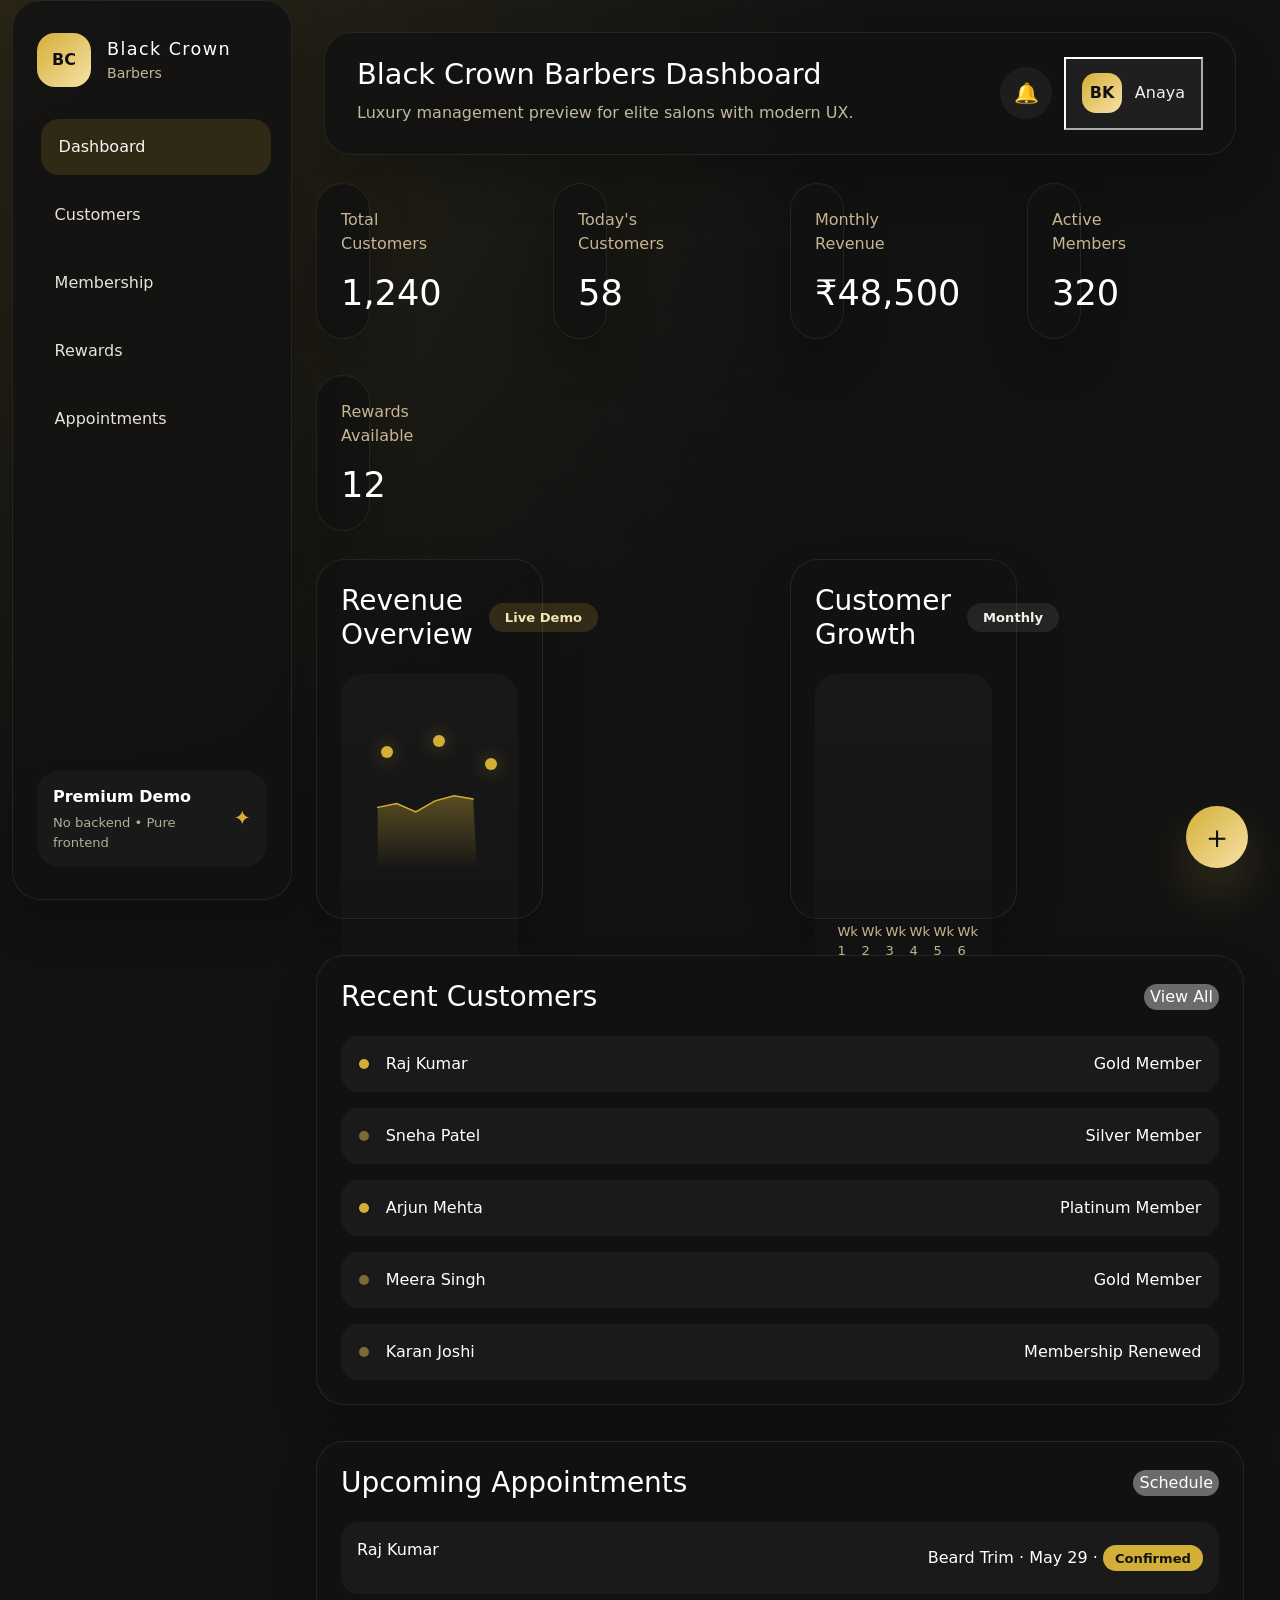
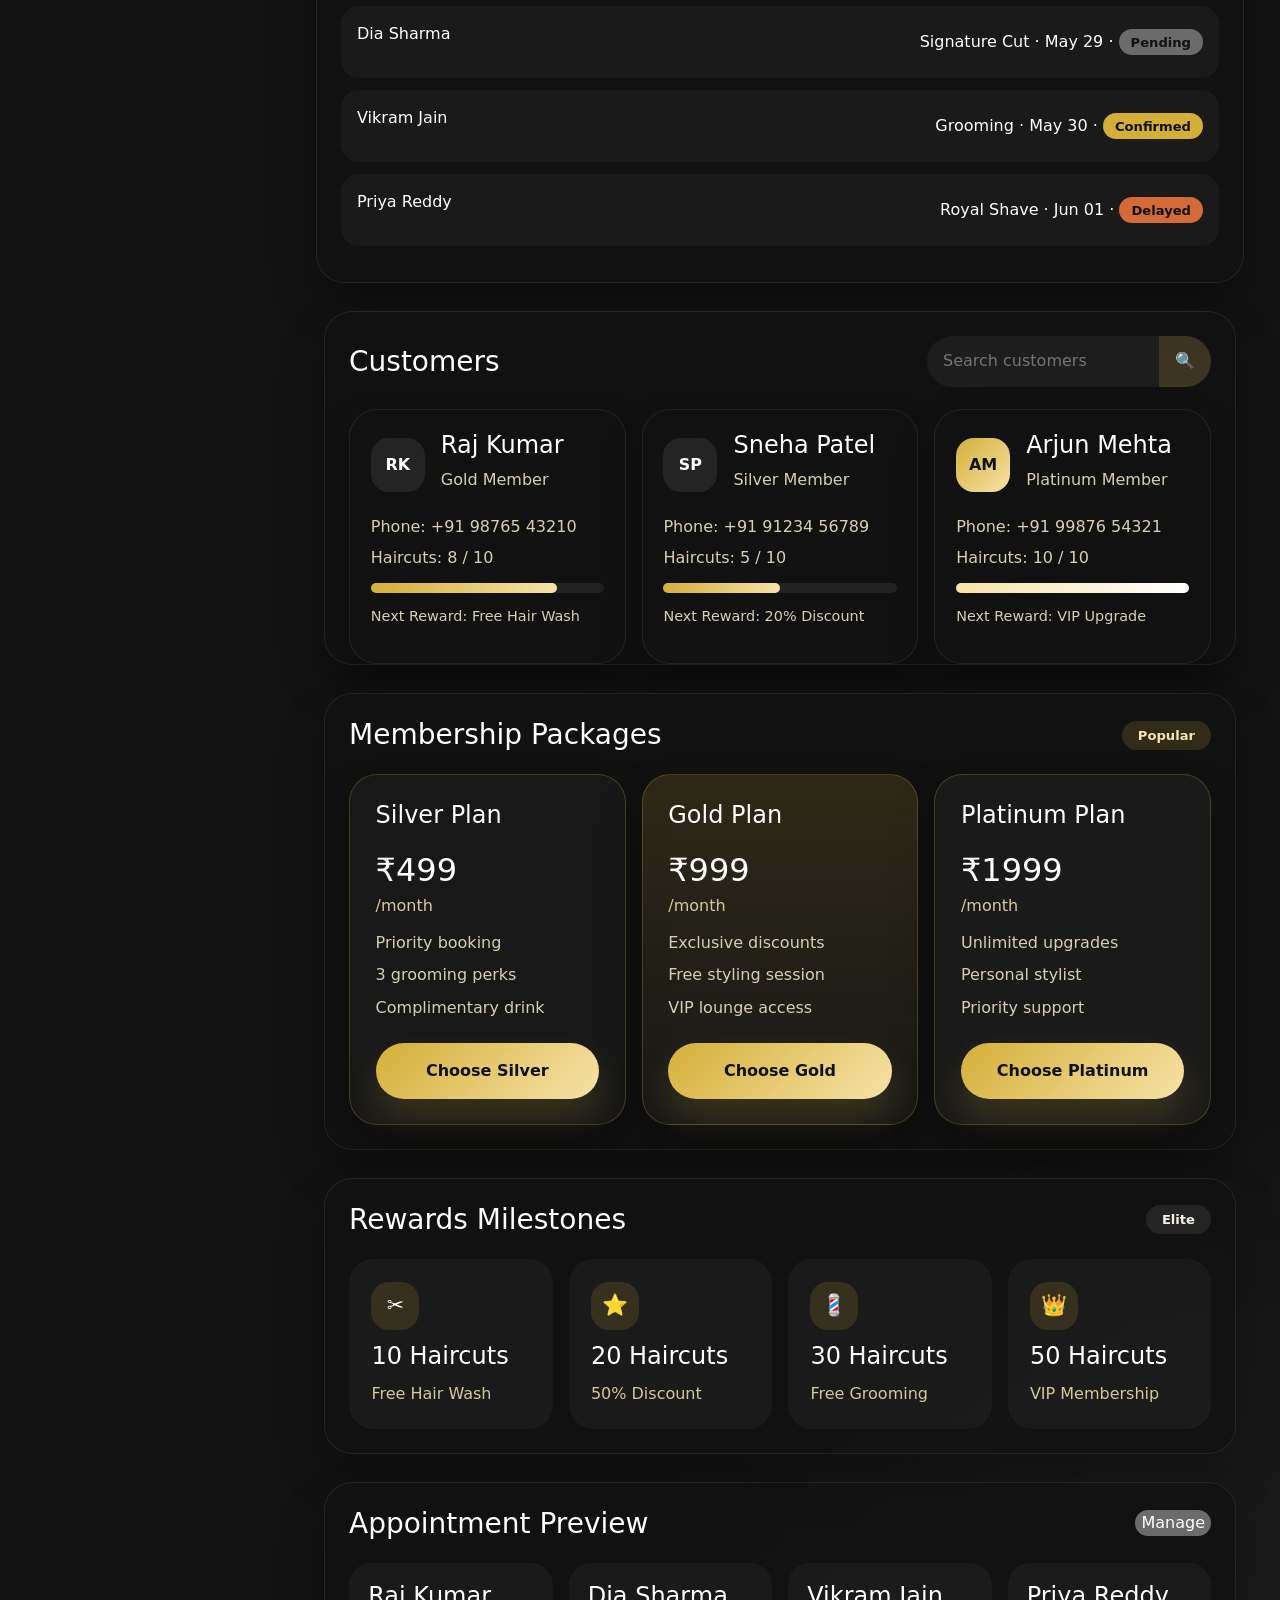
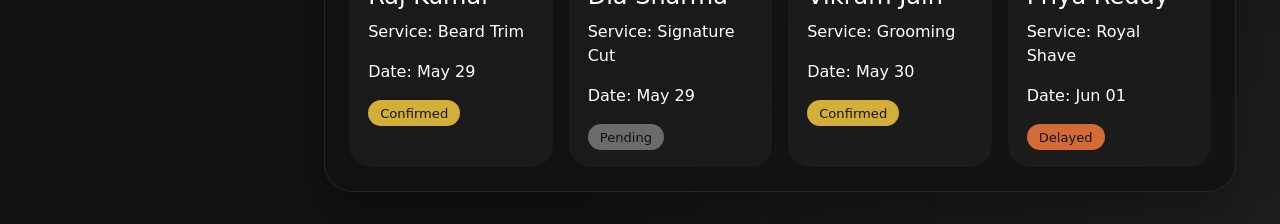
<file: index.html>
<!DOCTYPE html>
<html lang="en">
<head>
  <meta charset="UTF-8" />
  <meta name="viewport" content="width=device-width, initial-scale=1.0" />
  <title>Black Crown Barbers | Demo Dashboard</title>
  <link rel="preconnect" href="https://fonts.googleapis.com" />
  <link rel="preconnect" href="https://fonts.gstatic.com" crossorigin />
  <link href="https://fonts.googleapis.com/css2?family=Inter:wght@400;500;600;700;800&display=swap" rel="stylesheet" />
  <link href="https://cdn.jsdelivr.net/npm/bootstrap@5.3.2/dist/css/bootstrap.min.css" rel="stylesheet" />
  <link href="style.css" rel="stylesheet" />
</head>
<body class="text-white overflow-x-hidden">
  <div class="app-shell container-fluid">
    <aside class="sidebar glass-panel">
      <div class="sidebar-brand">
        <div class="brand-mark">BC</div>
        <div>
          <p class="brand-title">Black Crown</p>
          <p class="brand-subtitle">Barbers</p>
        </div>
      </div>
      <nav class="sidebar-nav">
        <button class="nav-item active">Dashboard</button>
        <button class="nav-item">Customers</button>
        <button class="nav-item">Membership</button>
        <button class="nav-item">Rewards</button>
        <button class="nav-item">Appointments</button>
      </nav>
      <div class="sidebar-footer">
        <div>
          <p class="footer-label">Premium Demo</p>
          <p class="footer-text">No backend • Pure frontend</p>
        </div>
        <div class="footer-icon">✦</div>
      </div>
    </aside>

    <main class="content-shell">
      <header class="topbar glass-panel">
        <div>
          <h1 class="page-title">Black Crown Barbers Dashboard</h1>
          <p class="page-copy">Luxury management preview for elite salons with modern UX.</p>
        </div>
        <div class="topbar-actions">
          <button class="icon-button">🔔</button>
          <button class="profile-button">
            <span class="profile-pill">BK</span>
            <span class="profile-name">Anaya</span>
          </button>
        </div>
      </header>

      <section class="stats-grid row g-3">
        <article class="stat-card glass-panel animate-fade col-6 col-sm-4 col-md-3">
          <p class="stat-label">Total Customers</p>
          <h2 class="stat-value">1240</h2>
        </article>
        <article class="stat-card glass-panel animate-fade delay-1 col-6 col-sm-4 col-md-3">
          <p class="stat-label">Today's Customers</p>
          <h2 class="stat-value">58</h2>
        </article>
        <article class="stat-card glass-panel animate-fade delay-2 col-6 col-sm-4 col-md-3">
          <p class="stat-label">Monthly Revenue</p>
          <h2 class="stat-value">₹48,500</h2>
        </article>
        <article class="stat-card glass-panel animate-fade delay-3 col-6 col-sm-4 col-md-3">
          <p class="stat-label">Active Members</p>
          <h2 class="stat-value">320</h2>
        </article>
        <article class="stat-card glass-panel animate-fade delay-4 col-6 col-sm-4 col-md-3">
          <p class="stat-label">Rewards Available</p>
          <h2 class="stat-value">12</h2>
        </article>
      </section>

      <section class="dashboard-grid row g-3">
        <div class="panel glass-panel animate-fade delay-5 col-12 col-md-6">
          <div class="panel-header">
            <h3>Revenue Overview</h3>
            <span class="badge gold">Live Demo</span>
          </div>
          <div class="chart chart-line" id="revenueChart"></div>
        </div>

        <div class="panel glass-panel animate-fade delay-6 col-12 col-md-6">
          <div class="panel-header">
            <h3>Customer Growth</h3>
            <span class="badge">Monthly</span>
          </div>
          <div class="chart chart-bar" id="growthChart"></div>
        </div>

        <div class="panel glass-panel animate-fade delay-7 recent-card col-12">
          <div class="panel-header">
            <h3>Recent Customers</h3>
            <button class="secondary-btn">View All</button>
          </div>
          <ul class="customer-list">
            <li><div><span class="customer-dot gold"></span> Raj Kumar</div><span>Gold Member</span></li>
            <li><div><span class="customer-dot"></span> Sneha Patel</div><span>Silver Member</span></li>
            <li><div><span class="customer-dot gold"></span> Arjun Mehta</div><span>Platinum Member</span></li>
            <li><div><span class="customer-dot"></span> Meera Singh</div><span>Gold Member</span></li>
            <li><div><span class="customer-dot"></span> Karan Joshi</div><span>Membership Renewed</span></li>
          </ul>
        </div>

        <div class="panel glass-panel animate-fade delay-8 upcoming-card col-12">
          <div class="panel-header">
            <h3>Upcoming Appointments</h3>
            <button class="secondary-btn">Schedule</button>
          </div>
          <div class="appointment-list">
            <article><p>Raj Kumar</p><span>Beard Trim · May 29 · <strong class="status confirmed">Confirmed</strong></span></article>
            <article><p>Dia Sharma</p><span>Signature Cut · May 29 · <strong class="status pending">Pending</strong></span></article>
            <article><p>Vikram Jain</p><span>Grooming · May 30 · <strong class="status confirmed">Confirmed</strong></span></article>
            <article><p>Priya Reddy</p><span>Royal Shave · Jun 01 · <strong class="status delayed">Delayed</strong></span></article>
          </div>
        </div>
      </section>

      <section class="section-row animate-fade delay-9">
        <div class="panel glass-panel customers-panel col-12">
          <div class="panel-header">
            <h3>Customers</h3>
            <div class="search-box"><input type="search" placeholder="Search customers" /><button>🔍</button></div>
          </div>
          <div class="customer-cards">
            <article class="customer-card glass-panel">
              <div class="customer-profile">
                <div class="customer-avatar">RK</div>
                <div>
                  <h4>Raj Kumar</h4>
                  <p>Gold Member</p>
                </div>
              </div>
              <p>Phone: +91 98765 43210</p>
              <p>Haircuts: 8 / 10</p>
              <div class="progress-wrap"><div class="progress-bar" style="width:80%"></div></div>
              <p class="reward-text">Next Reward: Free Hair Wash</p>
            </article>
            <article class="customer-card glass-panel">
              <div class="customer-profile">
                <div class="customer-avatar">SP</div>
                <div>
                  <h4>Sneha Patel</h4>
                  <p>Silver Member</p>
                </div>
              </div>
              <p>Phone: +91 91234 56789</p>
              <p>Haircuts: 5 / 10</p>
              <div class="progress-wrap"><div class="progress-bar" style="width:50%"></div></div>
              <p class="reward-text">Next Reward: 20% Discount</p>
            </article>
            <article class="customer-card glass-panel">
              <div class="customer-profile">
                <div class="customer-avatar gold-avatar">AM</div>
                <div>
                  <h4>Arjun Mehta</h4>
                  <p>Platinum Member</p>
                </div>
              </div>
              <p>Phone: +91 99876 54321</p>
              <p>Haircuts: 10 / 10</p>
              <div class="progress-wrap"><div class="progress-bar gold" style="width:100%"></div></div>
              <p class="reward-text">Next Reward: VIP Upgrade</p>
            </article>
          </div>
        </div>
      </section>

      <section class="section-row membership-row animate-fade delay-10">
        <div class="panel glass-panel pricing-panel col-12">
          <div class="panel-header">
            <h3>Membership Packages</h3>
            <span class="badge gold">Popular</span>
          </div>
          <div class="pricing-grid">
            <article class="pricing-card glass-panel silver">
              <h4>Silver Plan</h4>
              <p class="price">₹499<span>/month</span></p>
              <ul>
                <li>Priority booking</li>
                <li>3 grooming perks</li>
                <li>Complimentary drink</li>
              </ul>
              <button class="primary-btn">Choose Silver</button>
            </article>
            <article class="pricing-card glass-panel gold-plan">
              <h4>Gold Plan</h4>
              <p class="price">₹999<span>/month</span></p>
              <ul>
                <li>Exclusive discounts</li>
                <li>Free styling session</li>
                <li>VIP lounge access</li>
              </ul>
              <button class="primary-btn">Choose Gold</button>
            </article>
            <article class="pricing-card glass-panel platinum">
              <h4>Platinum Plan</h4>
              <p class="price">₹1999<span>/month</span></p>
              <ul>
                <li>Unlimited upgrades</li>
                <li>Personal stylist</li>
                <li>Priority support</li>
              </ul>
              <button class="primary-btn">Choose Platinum</button>
            </article>
          </div>
        </div>
      </section>

      <section class="section-row animate-fade delay-11 rewards-row">
        <div class="panel glass-panel rewards-panel col-12">
          <div class="panel-header">
            <h3>Rewards Milestones</h3>
            <span class="badge">Elite</span>
          </div>
          <div class="rewards-grid">
            <article class="reward-card"><span class="reward-icon">✂</span><h4>10 Haircuts</h4><p>Free Hair Wash</p></article>
            <article class="reward-card"><span class="reward-icon">⭐</span><h4>20 Haircuts</h4><p>50% Discount</p></article>
            <article class="reward-card"><span class="reward-icon">💈</span><h4>30 Haircuts</h4><p>Free Grooming</p></article>
            <article class="reward-card"><span class="reward-icon">👑</span><h4>50 Haircuts</h4><p>VIP Membership</p></article>
          </div>
        </div>
      </section>

      <section class="section-row appointments-row animate-fade delay-12">
        <div class="panel glass-panel appointments-panel col-12">
          <div class="panel-header">
            <h3>Appointment Preview</h3>
            <button class="secondary-btn">Manage</button>
          </div>
          <div class="appointment-grid">
            <article class="appointment-card"><h4>Raj Kumar</h4><p>Service: Beard Trim</p><p>Date: May 29</p><span class="status confirmed">Confirmed</span></article>
            <article class="appointment-card"><h4>Dia Sharma</h4><p>Service: Signature Cut</p><p>Date: May 29</p><span class="status pending">Pending</span></article>
            <article class="appointment-card"><h4>Vikram Jain</h4><p>Service: Grooming</p><p>Date: May 30</p><span class="status confirmed">Confirmed</span></article>
            <article class="appointment-card"><h4>Priya Reddy</h4><p>Service: Royal Shave</p><p>Date: Jun 01</p><span class="status delayed">Delayed</span></article>
          </div>
        </div>
      </section>
    </main>

    <button class="fab" aria-label="Add appointment">＋</button>
  </div>

  <script src="https://cdn.jsdelivr.net/npm/bootstrap@5.3.2/dist/js/bootstrap.bundle.min.js"></script>
  <script src="script.js"></script>
</body>
</html>
</file>
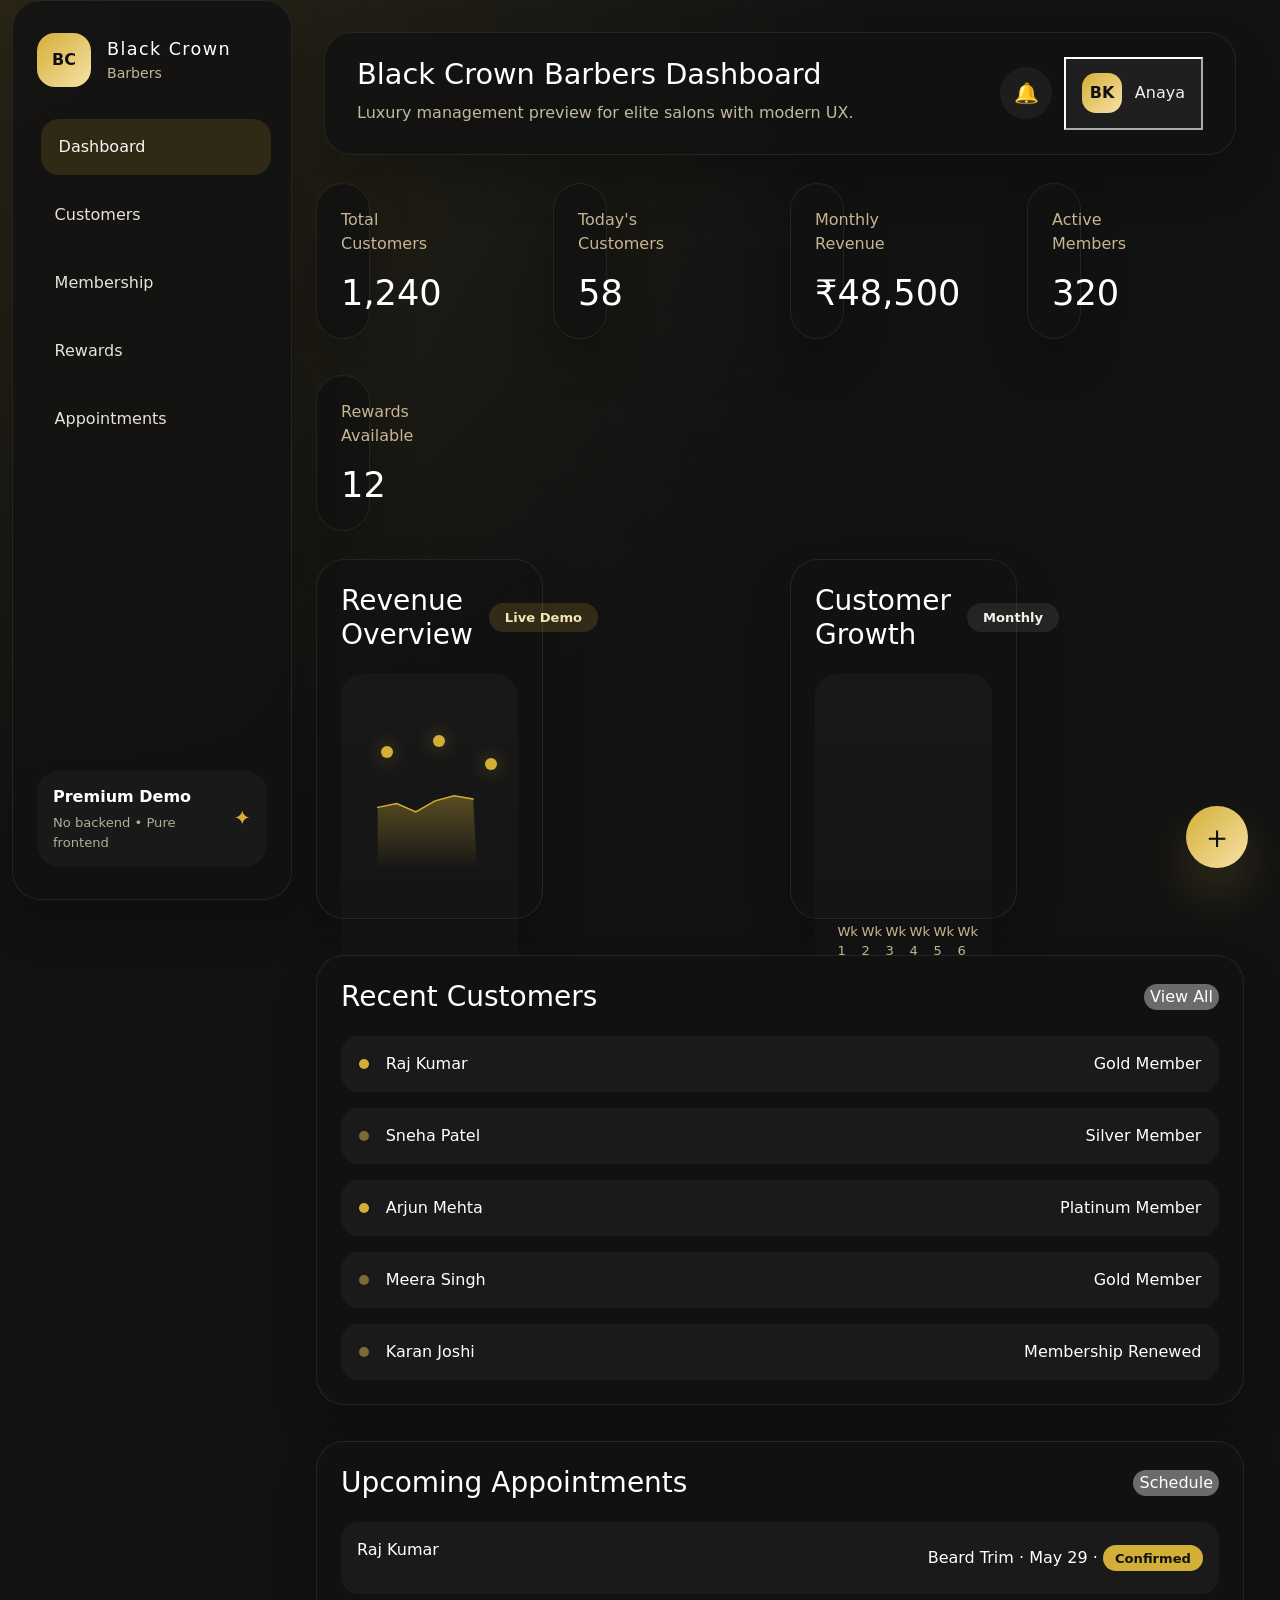
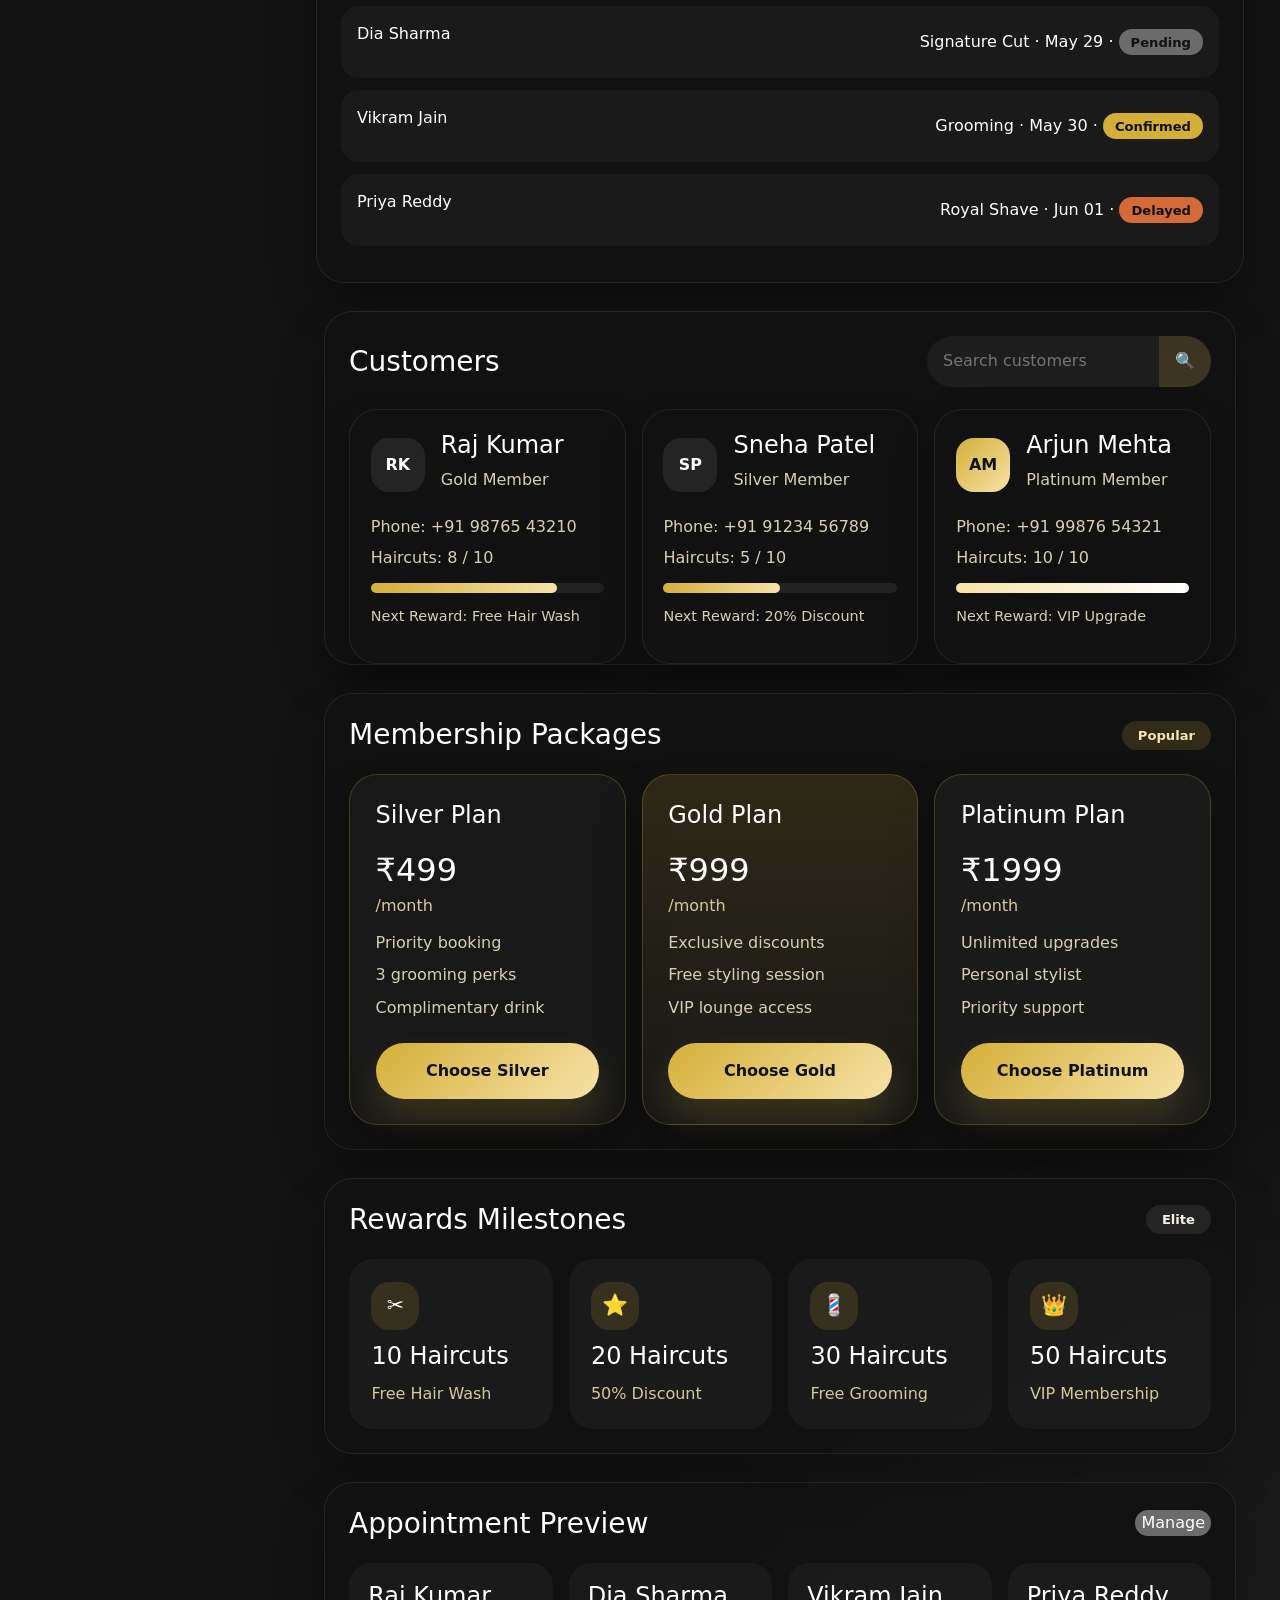
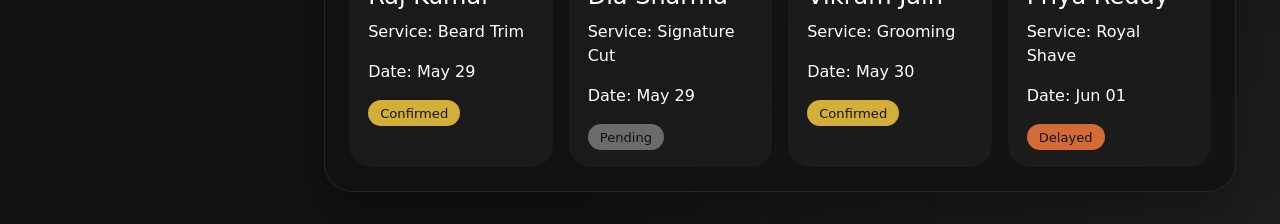
<file: barber demo/index.html>
<!DOCTYPE html>
<html lang="en">
<head>
  <meta charset="UTF-8" />
  <meta name="viewport" content="width=device-width, initial-scale=1.0" />
  <title>Black Crown Barbers | Demo Dashboard</title>
  <link rel="preconnect" href="https://fonts.googleapis.com" />
  <link rel="preconnect" href="https://fonts.gstatic.com" crossorigin />
  <link href="https://fonts.googleapis.com/css2?family=Inter:wght@400;500;600;700;800&display=swap" rel="stylesheet" />
  <link href="https://cdn.jsdelivr.net/npm/bootstrap@5.3.2/dist/css/bootstrap.min.css" rel="stylesheet" />
  <link href="style.css" rel="stylesheet" />
</head>
<body class="bg-[#121212] text-white overflow-x-hidden">
  <div class="app-shell container-fluid">
    <aside class="sidebar glass-panel">
      <div class="sidebar-brand">
        <div class="brand-mark">BC</div>
        <div>
          <p class="brand-title">Black Crown</p>
          <p class="brand-subtitle">Barbers</p>
        </div>
      </div>
      <nav class="sidebar-nav">
        <button class="nav-item active">Dashboard</button>
        <button class="nav-item">Customers</button>
        <button class="nav-item">Membership</button>
        <button class="nav-item">Rewards</button>
        <button class="nav-item">Appointments</button>
      </nav>
      <div class="sidebar-footer">
        <div>
          <p class="footer-label">Premium Demo</p>
          <p class="footer-text">No backend • Pure frontend</p>
        </div>
        <div class="footer-icon">✦</div>
      </div>
    </aside>

    <main class="content-shell">
      <header class="topbar glass-panel">
        <div>
          <h1 class="page-title">Black Crown Barbers Dashboard</h1>
          <p class="page-copy">Luxury management preview for elite salons with modern UX.</p>
        </div>
        <div class="topbar-actions">
          <button class="icon-button">🔔</button>
          <button class="profile-button">
            <span class="profile-pill">BK</span>
            <span class="profile-name">Anaya</span>
          </button>
        </div>
      </header>

      <section class="stats-grid row g-3">
        <article class="stat-card glass-panel animate-fade col-6 col-sm-4 col-md-3">
          <p class="stat-label">Total Customers</p>
          <h2 class="stat-value">1240</h2>
        </article>
        <article class="stat-card glass-panel animate-fade delay-1 col-6 col-sm-4 col-md-3">
          <p class="stat-label">Today's Customers</p>
          <h2 class="stat-value">58</h2>
        </article>
        <article class="stat-card glass-panel animate-fade delay-2 col-6 col-sm-4 col-md-3">
          <p class="stat-label">Monthly Revenue</p>
          <h2 class="stat-value">₹48,500</h2>
        </article>
        <article class="stat-card glass-panel animate-fade delay-3 col-6 col-sm-4 col-md-3">
          <p class="stat-label">Active Members</p>
          <h2 class="stat-value">320</h2>
        </article>
        <article class="stat-card glass-panel animate-fade delay-4 col-6 col-sm-4 col-md-3">
          <p class="stat-label">Rewards Available</p>
          <h2 class="stat-value">12</h2>
        </article>
      </section>

      <section class="dashboard-grid row g-3">
        <div class="panel glass-panel animate-fade delay-5 col-12 col-md-6">
          <div class="panel-header">
            <h3>Revenue Overview</h3>
            <span class="badge gold">Live Demo</span>
          </div>
          <div class="chart chart-line" id="revenueChart"></div>
        </div>

        <div class="panel glass-panel animate-fade delay-6 col-12 col-md-6">
          <div class="panel-header">
            <h3>Customer Growth</h3>
            <span class="badge">Monthly</span>
          </div>
          <div class="chart chart-bar" id="growthChart"></div>
        </div>

        <div class="panel glass-panel animate-fade delay-7 recent-card col-12">
          <div class="panel-header">
            <h3>Recent Customers</h3>
            <button class="secondary-btn">View All</button>
          </div>
          <ul class="customer-list">
            <li><div><span class="customer-dot gold"></span> Raj Kumar</div><span>Gold Member</span></li>
            <li><div><span class="customer-dot"></span> Sneha Patel</div><span>Silver Member</span></li>
            <li><div><span class="customer-dot gold"></span> Arjun Mehta</div><span>Platinum Member</span></li>
            <li><div><span class="customer-dot"></span> Meera Singh</div><span>Gold Member</span></li>
            <li><div><span class="customer-dot"></span> Karan Joshi</div><span>Membership Renewed</span></li>
          </ul>
        </div>

        <div class="panel glass-panel animate-fade delay-8 upcoming-card col-12">
          <div class="panel-header">
            <h3>Upcoming Appointments</h3>
            <button class="secondary-btn">Schedule</button>
          </div>
          <div class="appointment-list">
            <article><p>Raj Kumar</p><span>Beard Trim · May 29 · <strong class="status confirmed">Confirmed</strong></span></article>
            <article><p>Dia Sharma</p><span>Signature Cut · May 29 · <strong class="status pending">Pending</strong></span></article>
            <article><p>Vikram Jain</p><span>Grooming · May 30 · <strong class="status confirmed">Confirmed</strong></span></article>
            <article><p>Priya Reddy</p><span>Royal Shave · Jun 01 · <strong class="status delayed">Delayed</strong></span></article>
          </div>
        </div>
      </section>

      <section class="section-row animate-fade delay-9">
        <div class="panel glass-panel customers-panel col-12">
          <div class="panel-header">
            <h3>Customers</h3>
            <div class="search-box"><input type="search" placeholder="Search customers" /><button>🔍</button></div>
          </div>
          <div class="customer-cards">
            <article class="customer-card glass-panel">
              <div class="customer-profile">
                <div class="customer-avatar">RK</div>
                <div>
                  <h4>Raj Kumar</h4>
                  <p>Gold Member</p>
                </div>
              </div>
              <p>Phone: +91 98765 43210</p>
              <p>Haircuts: 8 / 10</p>
              <div class="progress-wrap"><div class="progress-bar" style="width:80%"></div></div>
              <p class="reward-text">Next Reward: Free Hair Wash</p>
            </article>
            <article class="customer-card glass-panel">
              <div class="customer-profile">
                <div class="customer-avatar">SP</div>
                <div>
                  <h4>Sneha Patel</h4>
                  <p>Silver Member</p>
                </div>
              </div>
              <p>Phone: +91 91234 56789</p>
              <p>Haircuts: 5 / 10</p>
              <div class="progress-wrap"><div class="progress-bar" style="width:50%"></div></div>
              <p class="reward-text">Next Reward: 20% Discount</p>
            </article>
            <article class="customer-card glass-panel">
              <div class="customer-profile">
                <div class="customer-avatar gold-avatar">AM</div>
                <div>
                  <h4>Arjun Mehta</h4>
                  <p>Platinum Member</p>
                </div>
              </div>
              <p>Phone: +91 99876 54321</p>
              <p>Haircuts: 10 / 10</p>
              <div class="progress-wrap"><div class="progress-bar gold" style="width:100%"></div></div>
              <p class="reward-text">Next Reward: VIP Upgrade</p>
            </article>
          </div>
        </div>
      </section>

      <section class="section-row membership-row animate-fade delay-10">
        <div class="panel glass-panel pricing-panel col-12">
          <div class="panel-header">
            <h3>Membership Packages</h3>
            <span class="badge gold">Popular</span>
          </div>
          <div class="pricing-grid">
            <article class="pricing-card glass-panel silver">
              <h4>Silver Plan</h4>
              <p class="price">₹499<span>/month</span></p>
              <ul>
                <li>Priority booking</li>
                <li>3 grooming perks</li>
                <li>Complimentary drink</li>
              </ul>
              <button class="primary-btn">Choose Silver</button>
            </article>
            <article class="pricing-card glass-panel gold-plan">
              <h4>Gold Plan</h4>
              <p class="price">₹999<span>/month</span></p>
              <ul>
                <li>Exclusive discounts</li>
                <li>Free styling session</li>
                <li>VIP lounge access</li>
              </ul>
              <button class="primary-btn">Choose Gold</button>
            </article>
            <article class="pricing-card glass-panel platinum">
              <h4>Platinum Plan</h4>
              <p class="price">₹1999<span>/month</span></p>
              <ul>
                <li>Unlimited upgrades</li>
                <li>Personal stylist</li>
                <li>Priority support</li>
              </ul>
              <button class="primary-btn">Choose Platinum</button>
            </article>
          </div>
        </div>
      </section>

      <section class="section-row animate-fade delay-11 rewards-row">
        <div class="panel glass-panel rewards-panel col-12">
          <div class="panel-header">
            <h3>Rewards Milestones</h3>
            <span class="badge">Elite</span>
          </div>
          <div class="rewards-grid">
            <article class="reward-card"><span class="reward-icon">✂</span><h4>10 Haircuts</h4><p>Free Hair Wash</p></article>
            <article class="reward-card"><span class="reward-icon">⭐</span><h4>20 Haircuts</h4><p>50% Discount</p></article>
            <article class="reward-card"><span class="reward-icon">💈</span><h4>30 Haircuts</h4><p>Free Grooming</p></article>
            <article class="reward-card"><span class="reward-icon">👑</span><h4>50 Haircuts</h4><p>VIP Membership</p></article>
          </div>
        </div>
      </section>

      <section class="section-row appointments-row animate-fade delay-12">
        <div class="panel glass-panel appointments-panel col-12">
          <div class="panel-header">
            <h3>Appointment Preview</h3>
            <button class="secondary-btn">Manage</button>
          </div>
          <div class="appointment-grid">
            <article class="appointment-card"><h4>Raj Kumar</h4><p>Service: Beard Trim</p><p>Date: May 29</p><span class="status confirmed">Confirmed</span></article>
            <article class="appointment-card"><h4>Dia Sharma</h4><p>Service: Signature Cut</p><p>Date: May 29</p><span class="status pending">Pending</span></article>
            <article class="appointment-card"><h4>Vikram Jain</h4><p>Service: Grooming</p><p>Date: May 30</p><span class="status confirmed">Confirmed</span></article>
            <article class="appointment-card"><h4>Priya Reddy</h4><p>Service: Royal Shave</p><p>Date: Jun 01</p><span class="status delayed">Delayed</span></article>
          </div>
        </div>
      </section>
    </main>

    <button class="fab" aria-label="Add appointment">＋</button>
  </div>

  <script src="https://cdn.jsdelivr.net/npm/bootstrap@5.3.2/dist/js/bootstrap.bundle.min.js"></script>
  <script src="script.js"></script>
</body>
</html>
</file>
<file: style.css>
:root {
  color-scheme: dark;
  font-family: 'Inter', sans-serif;
  background: #121212;
  color: #f8f6f0;
}
* {
  box-sizing: border-box;
}
body {
  margin: 0;
  min-height: 100vh;
  background: radial-gradient(circle at top left, rgba(212,175,55,.12), transparent 24%),
              radial-gradient(circle at bottom right, rgba(255,255,255,.05), transparent 20%),
              #121212;
}
button, input {
  font: inherit;
}
a {
  color: inherit;
  text-decoration: none;
}
.app-shell {
  display: grid;
  grid-template-columns: 280px minmax(0, 1fr);
  min-height: 100vh;
}
.sidebar {
  padding: 2rem 1.5rem;
  border-right: 1px solid rgba(255,255,255,.05);
  display: flex;
  flex-direction: column;
  gap: 2rem;
  position: sticky;
  top: 0;
  height: 100vh;
  backdrop-filter: blur(18px);
}
.glass-panel {
  background: rgba(18,18,18,.86);
  border: 1px solid rgba(255,255,255,.08);
  border-radius: 28px;
  box-shadow: 0 24px 45px rgba(0,0,0,.25);
}
.sidebar-brand {
  display: flex;
  align-items: center;
  gap: 1rem;
}
.brand-mark {
  width: 54px;
  height: 54px;
  border-radius: 18px;
  background: linear-gradient(135deg, #d4af37, #f7e2a7);
  display: grid;
  place-items: center;
  font-weight: 800;
  color: #111;
}
.brand-title {
  font-size: 1.1rem;
  margin: 0;
  letter-spacing: 0.08em;
}
.brand-subtitle {
  margin: 0;
  color: #c1b89c;
  font-size: .88rem;
}
.sidebar-nav {
  display: grid;
  gap: .75rem;
}
.nav-item {
  background: transparent;
  border: none;
  border-radius: 18px;
  color: #e7e3da;
  text-align: left;
  padding: 1rem 1.1rem;
  cursor: pointer;
  transition: transform .25s ease, background .25s ease, color .25s ease;
}
.nav-item:hover,
.nav-item.active {
  background: rgba(212,175,55,.14);
  color: #f8f6f0;
  transform: translateX(4px);
}
.sidebar-footer {
  margin-top: auto;
  display: flex;
  align-items: center;
  justify-content: space-between;
  padding: .9rem 1rem;
  background: rgba(255,255,255,.03);
  border-radius: 22px;
}
.footer-label {
  margin: 0;
  font-weight: 600;
}
.footer-text {
  margin: .25rem 0 0;
  font-size: .82rem;
  color: #b5ae96;
}
.footer-icon {
  color: #d4af37;
  font-size: 1.3rem;
}
.content-shell {
  padding: 2rem;
  display: flex;
  flex-direction: column;
  gap: 1.75rem;
}
.topbar {
  display: flex;
  justify-content: space-between;
  align-items: flex-start;
  gap: 1rem;
  padding: 1.5rem 2rem;
}
.page-title {
  margin: 0;
  font-size: clamp(1.8rem, 2.2vw, 2.6rem);
}
.page-copy {
  margin: .6rem 0 0;
  color: #c2b89c;
}
.topbar-actions {
  display: flex;
  align-items: center;
  gap: .75rem;
}
.icon-button,
.secondary-btn,
.primary-btn {
  border: none;
  cursor: pointer;
  border-radius: 999px;
  transition: transform .25s ease, background .25s ease, box-shadow .25s ease;
}
.icon-button {
  width: 52px;
  height: 52px;
  background: rgba(255,255,255,.05);
  color: #f7e6b3;
  font-size: 1.25rem;
}
.icon-button:hover,
.secondary-btn:hover,
.primary-btn:hover {
  transform: translateY(-2px);
}
.profile-button {
  display: inline-flex;
  align-items: center;
  gap: .8rem;
  padding: .9rem 1rem;
  background: rgba(255,255,255,.06);
}
.profile-pill {
  width: 40px;
  height: 40px;
  border-radius: 14px;
  background: linear-gradient(135deg, #d4af37, #f7e2a7);
  color: #111;
  display: grid;
  place-items: center;
  font-weight: 800;
}
.profile-name {
  color: #f4f0e7;
}
.stats-grid {
  display: grid;
  grid-template-columns: repeat(auto-fit, minmax(180px, 1fr));
  gap: 1.25rem;
}
.stat-card {
  padding: 1.5rem;
  min-height: 130px;
}
.stat-label {
  margin: 0;
  color: #c7b591;
}
.stat-value {
  margin: 1rem 0 0;
  font-size: 2.2rem;
}
.dashboard-grid {
  display: grid;
  grid-template-columns: repeat(2, minmax(0, 1fr));
  gap: 1.25rem;
}
.panel {
  padding: 1.5rem;
}
.panel-header {
  display: flex;
  justify-content: space-between;
  align-items: center;
  gap: 1rem;
  margin-bottom: 1.4rem;
}
.panel-header h3 {
  margin: 0;
}
.badge {
  padding: .5rem 1rem;
  border-radius: 999px;
  background: rgba(255,255,255,.08);
  color: #f4f0e7;
  font-size: .82rem;
}
.badge.gold {
  background: rgba(212,175,55,.16);
  color: #f7e4b2;
}
.chart {
  min-height: 220px;
  background: linear-gradient(180deg, rgba(255,255,255,.03), rgba(255,255,255,.01));
  border-radius: 22px;
  padding: 1.4rem;
  display: grid;
  place-items: center;
  position: relative;
  overflow: hidden;
}
.chart-line,
.chart-bar {
  width: 100%;
  height: 100%;
}
.chart-dot {
  position: absolute;
  width: 12px;
  height: 12px;
  border-radius: 50%;
  background: #d4af37;
  box-shadow: 0 0 18px rgba(212,175,55,.45);
}
.bar-grid {
  display: grid;
  grid-template-columns: repeat(6, minmax(0, 1fr));
  align-items: end;
  gap: 12px;
  width: 100%;
  height: 100%;
}
.bar-item {
  display: grid;
  align-items: end;
  justify-items: center;
  gap: .75rem;
}
.bar-fill {
  width: 100%;
  border-radius: 999px 999px 0 0;
  transition: height .5s ease;
}
.bar-item span {
  color: #c9b98a;
  font-size: .82rem;
}
.customer-list {
  list-style: none;
  padding: 0;
  margin: 0;
  display: grid;
  gap: 1rem;
}
.customer-list li {
  display: flex;
  justify-content: space-between;
  gap: 1rem;
  padding: 1rem 1.1rem;
  background: rgba(255,255,255,.04);
  border-radius: 18px;
}
.customer-dot {
  width: 10px;
  height: 10px;
  border-radius: 50%;
  display: inline-block;
  background: #7a6b37;
  margin-right: .75rem;
}
.customer-dot.gold {
  background: #d4af37;
}
.appointment-list article {
  display: flex;
  justify-content: space-between;
  align-items: center;
  gap: 1rem;
  padding: 1rem 1rem;
  background: rgba(255,255,255,.04);
  border-radius: 18px;
  margin-bottom: .75rem;
}
.status {
  border-radius: 999px;
  padding: .35rem .75rem;
  font-size: .82rem;
  color: #111;
}
.status.confirmed { background: #d4af37; }
.status.pending { background: #6b6b6b; }
.status.delayed { background: #d46b37; }
.recent-card,
.upcoming-card,
.customers-panel,
.pricing-panel,
.rewards-panel,
.appointments-panel {
  grid-column: span 2;
}
@media (max-width: 1100px) {
  .dashboard-grid {
    grid-template-columns: 1fr;
  }
  .recent-card,
  .upcoming-card {
    grid-column: span 1;
  }
}
@media (max-width: 900px) {
  .app-shell {
    grid-template-columns: 1fr;
  }
  .sidebar {
    position: relative;
    height: auto;
  }
}
.section-row {
  display: grid;
  gap: 1.25rem;
}
.customers-panel {
  padding-bottom: 0;
}
.search-box {
  display: inline-flex;
  align-items: center;
  background: rgba(255,255,255,.05);
  border-radius: 999px;
  overflow: hidden;
}
.search-box input {
  border: none;
  background: transparent;
  color: #f4f0e7;
  padding: .85rem 1rem;
  min-width: 190px;
}
.search-box input:focus {
  outline: none;
}
.search-box button {
  background: rgba(212,175,55,.16);
  border: none;
  padding: .85rem 1rem;
  cursor: pointer;
}
.customer-cards {
  display: grid;
  grid-template-columns: repeat(auto-fit, minmax(220px, 1fr));
  gap: 1rem;
}
.customer-card {
  padding: 1.3rem;
  min-height: 255px;
}
.customer-profile {
  display: flex;
  align-items: center;
  gap: 1rem;
  margin-bottom: 1rem;
}
.customer-avatar {
  width: 54px;
  height: 54px;
  border-radius: 18px;
  background: rgba(255,255,255,.08);
  display: grid;
  place-items: center;
  font-weight: 700;
}
.gold-avatar {
  background: linear-gradient(135deg, #d4af37, #f7e2a7);
  color: #111;
}
.customer-card p {
  margin: .45rem 0;
  color: #d7ceb5;
}
.progress-wrap {
  width: 100%;
  height: 10px;
  border-radius: 999px;
  background: rgba(255,255,255,.07);
  margin: .8rem 0;
}
.progress-bar {
  height: 100%;
  border-radius: 999px;
  background: linear-gradient(90deg, #d4af37, #f7e2a7);
}
.progress-bar.gold {
  background: linear-gradient(90deg, #f7e2a7, #ffffff);
}
.reward-text {
  margin: 0;
  font-size: .9rem;
  color: #f9f3de;
}
.pricing-grid {
  display: grid;
  grid-template-columns: repeat(auto-fit, minmax(220px, 1fr));
  gap: 1rem;
}
.pricing-card {
  padding: 1.6rem;
  min-height: 320px;
  border: 1px solid rgba(212,175,55,.25);
}
.pricing-card.silver {
  background: rgba(255,255,255,.03);
}
.pricing-card.gold-plan {
  background: linear-gradient(180deg, rgba(212,175,55,.15), rgba(255,255,255,.03));
}
.pricing-card.platinum {
  background: rgba(255,255,255,.04);
}
.pricing-card h4 {
  margin-top: 0;
}
.price {
  margin: 1rem 0 .8rem;
  font-size: 2rem;
}
.price span {
  display: block;
  font-size: 1rem;
  color: #d7c99d;
}
.pricing-card ul {
  list-style: none;
  padding: 0;
  margin: 0 0 1.4rem;
  color: #d7ceb5;
  display: grid;
  gap: .55rem;
}
.primary-btn {
  width: 100%;
  background: linear-gradient(135deg, #d4af37, #f7e2a7);
  color: #111;
  padding: 1rem 1.2rem;
  font-weight: 700;
  box-shadow: 0 18px 35px rgba(212,175,55,.18);
}
.rewards-grid {
  display: grid;
  grid-template-columns: repeat(auto-fit, minmax(180px, 1fr));
  gap: 1rem;
}
.reward-card {
  padding: 1.4rem;
  border-radius: 24px;
  background: rgba(255,255,255,.04);
  display: grid;
  gap: .75rem;
}
.reward-icon {
  width: 48px;
  height: 48px;
  display: grid;
  place-items: center;
  border-radius: 18px;
  background: rgba(212,175,55,.15);
  font-size: 1.3rem;
}
.reward-card h4 {
  margin: 0;
}
.reward-card p {
  margin: 0;
  color: #d4c99a;
}
.appointment-grid {
  display: grid;
  grid-template-columns: repeat(auto-fit, minmax(180px, 1fr));
  gap: 1rem;
}
.appointment-card {
  padding: 1.2rem;
  border-radius: 22px;
  background: rgba(255,255,255,.04);
}
.appointment-card h4 {
  margin: 0 0 .6rem;
}
.fab {
  position: fixed;
  right: 2rem;
  bottom: 2rem;
  width: 62px;
  height: 62px;
  border: none;
  border-radius: 50%;
  background: linear-gradient(135deg, #d4af37, #f7e2a7);
  color: #111;
  font-size: 2rem;
  cursor: pointer;
  box-shadow: 0 24px 50px rgba(212,175,55,.2);
}
.animate-fade {
  opacity: 0;
  transform: translateY(16px);
  animation: fadeInUp .9s forwards ease-out;
}
.delay-1 { animation-delay: .05s; }
.delay-2 { animation-delay: .1s; }
.delay-3 { animation-delay: .15s; }
.delay-4 { animation-delay: .2s; }
.delay-5 { animation-delay: .25s; }
.delay-6 { animation-delay: .3s; }
.delay-7 { animation-delay: .35s; }
.delay-8 { animation-delay: .4s; }
.delay-9 { animation-delay: .45s; }
.delay-10 { animation-delay: .5s; }
.delay-11 { animation-delay: .55s; }
.delay-12 { animation-delay: .6s; }
@keyframes fadeInUp {
  to { opacity: 1; transform: translateY(0); }
}
@media (max-width: 700px) {
  .content-shell {
    padding: 1.25rem;
  }
  .topbar {
    flex-direction: column;
    align-items: stretch;
  }
  .topbar-actions {
    justify-content: flex-start;
  }
  .sidebar {
    padding: 1.5rem 1rem;
  }
  .sidebar-nav {
    gap: .5rem;
  }
  .active,
  .nav-item {
    padding: .9rem 1rem;
  }
}

/* Bootstrap compatibility tweaks */
/* Keep dark background and high specificity to override Bootstrap defaults */
body, :root {
  background: radial-gradient(circle at top left, rgba(212,175,55,.12), transparent 24%),
              radial-gradient(circle at bottom right, rgba(255,255,255,.05), transparent 20%),
              #121212;
  color-scheme: dark;
}
/* Ensure container paddings don't collapse visual shell */
.container, .container-fluid {
  padding-left: 0.75rem;
  padding-right: 0.75rem;
}

/* Keep sidebar above Bootstrap components on small screens */
.sidebar {
  z-index: 1020;
}
</file>
<file: barber demo/style.css>
:root {
  color-scheme: dark;
  font-family: 'Inter', sans-serif;
  background: #121212;
  color: #f8f6f0;
}
* {
  box-sizing: border-box;
}
body {
  margin: 0;
  min-height: 100vh;
  background: radial-gradient(circle at top left, rgba(212,175,55,.12), transparent 24%),
              radial-gradient(circle at bottom right, rgba(255,255,255,.05), transparent 20%),
              #121212;
}
button, input {
  font: inherit;
}
a {
  color: inherit;
  text-decoration: none;
}
.app-shell {
  display: grid;
  grid-template-columns: 280px minmax(0, 1fr);
  min-height: 100vh;
}
.sidebar {
  padding: 2rem 1.5rem;
  border-right: 1px solid rgba(255,255,255,.05);
  display: flex;
  flex-direction: column;
  gap: 2rem;
  position: sticky;
  top: 0;
  height: 100vh;
  backdrop-filter: blur(18px);
}
.glass-panel {
  background: rgba(18,18,18,.86);
  border: 1px solid rgba(255,255,255,.08);
  border-radius: 28px;
  box-shadow: 0 24px 45px rgba(0,0,0,.25);
}
.sidebar-brand {
  display: flex;
  align-items: center;
  gap: 1rem;
}
.brand-mark {
  width: 54px;
  height: 54px;
  border-radius: 18px;
  background: linear-gradient(135deg, #d4af37, #f7e2a7);
  display: grid;
  place-items: center;
  font-weight: 800;
  color: #111;
}
.brand-title {
  font-size: 1.1rem;
  margin: 0;
  letter-spacing: 0.08em;
}
.brand-subtitle {
  margin: 0;
  color: #c1b89c;
  font-size: .88rem;
}
.sidebar-nav {
  display: grid;
  gap: .75rem;
}
.nav-item {
  background: transparent;
  border: none;
  border-radius: 18px;
  color: #e7e3da;
  text-align: left;
  padding: 1rem 1.1rem;
  cursor: pointer;
  transition: transform .25s ease, background .25s ease, color .25s ease;
}
.nav-item:hover,
.nav-item.active {
  background: rgba(212,175,55,.14);
  color: #f8f6f0;
  transform: translateX(4px);
}
.sidebar-footer {
  margin-top: auto;
  display: flex;
  align-items: center;
  justify-content: space-between;
  padding: .9rem 1rem;
  background: rgba(255,255,255,.03);
  border-radius: 22px;
}
.footer-label {
  margin: 0;
  font-weight: 600;
}
.footer-text {
  margin: .25rem 0 0;
  font-size: .82rem;
  color: #b5ae96;
}
.footer-icon {
  color: #d4af37;
  font-size: 1.3rem;
}
.content-shell {
  padding: 2rem;
  display: flex;
  flex-direction: column;
  gap: 1.75rem;
}
.topbar {
  display: flex;
  justify-content: space-between;
  align-items: flex-start;
  gap: 1rem;
  padding: 1.5rem 2rem;
}
.page-title {
  margin: 0;
  font-size: clamp(1.8rem, 2.2vw, 2.6rem);
}
.page-copy {
  margin: .6rem 0 0;
  color: #c2b89c;
}
.topbar-actions {
  display: flex;
  align-items: center;
  gap: .75rem;
}
.icon-button,
.secondary-btn,
.primary-btn {
  border: none;
  cursor: pointer;
  border-radius: 999px;
  transition: transform .25s ease, background .25s ease, box-shadow .25s ease;
}
.icon-button {
  width: 52px;
  height: 52px;
  background: rgba(255,255,255,.05);
  color: #f7e6b3;
  font-size: 1.25rem;
}
.icon-button:hover,
.secondary-btn:hover,
.primary-btn:hover {
  transform: translateY(-2px);
}
.profile-button {
  display: inline-flex;
  align-items: center;
  gap: .8rem;
  padding: .9rem 1rem;
  background: rgba(255,255,255,.06);
}
.profile-pill {
  width: 40px;
  height: 40px;
  border-radius: 14px;
  background: linear-gradient(135deg, #d4af37, #f7e2a7);
  color: #111;
  display: grid;
  place-items: center;
  font-weight: 800;
}
.profile-name {
  color: #f4f0e7;
}
.stats-grid {
  display: grid;
  grid-template-columns: repeat(auto-fit, minmax(180px, 1fr));
  gap: 1.25rem;
}
.stat-card {
  padding: 1.5rem;
  min-height: 130px;
}
.stat-label {
  margin: 0;
  color: #c7b591;
}
.stat-value {
  margin: 1rem 0 0;
  font-size: 2.2rem;
}
.dashboard-grid {
  display: grid;
  grid-template-columns: repeat(2, minmax(0, 1fr));
  gap: 1.25rem;
}
.panel {
  padding: 1.5rem;
}
.panel-header {
  display: flex;
  justify-content: space-between;
  align-items: center;
  gap: 1rem;
  margin-bottom: 1.4rem;
}
.panel-header h3 {
  margin: 0;
}
.badge {
  padding: .5rem 1rem;
  border-radius: 999px;
  background: rgba(255,255,255,.08);
  color: #f4f0e7;
  font-size: .82rem;
}
.badge.gold {
  background: rgba(212,175,55,.16);
  color: #f7e4b2;
}
.chart {
  min-height: 220px;
  background: linear-gradient(180deg, rgba(255,255,255,.03), rgba(255,255,255,.01));
  border-radius: 22px;
  padding: 1.4rem;
  display: grid;
  place-items: center;
  position: relative;
  overflow: hidden;
}
.chart-line,
.chart-bar {
  width: 100%;
  height: 100%;
}
.chart-dot {
  position: absolute;
  width: 12px;
  height: 12px;
  border-radius: 50%;
  background: #d4af37;
  box-shadow: 0 0 18px rgba(212,175,55,.45);
}
.bar-grid {
  display: grid;
  grid-template-columns: repeat(6, minmax(0, 1fr));
  align-items: end;
  gap: 12px;
  width: 100%;
  height: 100%;
}
.bar-item {
  display: grid;
  align-items: end;
  justify-items: center;
  gap: .75rem;
}
.bar-fill {
  width: 100%;
  border-radius: 999px 999px 0 0;
  transition: height .5s ease;
}
.bar-item span {
  color: #c9b98a;
  font-size: .82rem;
}
.customer-list {
  list-style: none;
  padding: 0;
  margin: 0;
  display: grid;
  gap: 1rem;
}
.customer-list li {
  display: flex;
  justify-content: space-between;
  gap: 1rem;
  padding: 1rem 1.1rem;
  background: rgba(255,255,255,.04);
  border-radius: 18px;
}
.customer-dot {
  width: 10px;
  height: 10px;
  border-radius: 50%;
  display: inline-block;
  background: #7a6b37;
  margin-right: .75rem;
}
.customer-dot.gold {
  background: #d4af37;
}
.appointment-list article {
  display: flex;
  justify-content: space-between;
  align-items: center;
  gap: 1rem;
  padding: 1rem 1rem;
  background: rgba(255,255,255,.04);
  border-radius: 18px;
  margin-bottom: .75rem;
}
.status {
  border-radius: 999px;
  padding: .35rem .75rem;
  font-size: .82rem;
  color: #111;
}
.status.confirmed { background: #d4af37; }
.status.pending { background: #6b6b6b; }
.status.delayed { background: #d46b37; }
.recent-card,
.upcoming-card,
.customers-panel,
.pricing-panel,
.rewards-panel,
.appointments-panel {
  grid-column: span 2;
}
@media (max-width: 1100px) {
  .dashboard-grid {
    grid-template-columns: 1fr;
  }
  .recent-card,
  .upcoming-card {
    grid-column: span 1;
  }
}
@media (max-width: 900px) {
  .app-shell {
    grid-template-columns: 1fr;
  }
  .sidebar {
    position: relative;
    height: auto;
  }
}
.section-row {
  display: grid;
  gap: 1.25rem;
}
.customers-panel {
  padding-bottom: 0;
}
.search-box {
  display: inline-flex;
  align-items: center;
  background: rgba(255,255,255,.05);
  border-radius: 999px;
  overflow: hidden;
}
.search-box input {
  border: none;
  background: transparent;
  color: #f4f0e7;
  padding: .85rem 1rem;
  min-width: 190px;
}
.search-box input:focus {
  outline: none;
}
.search-box button {
  background: rgba(212,175,55,.16);
  border: none;
  padding: .85rem 1rem;
  cursor: pointer;
}
.customer-cards {
  display: grid;
  grid-template-columns: repeat(auto-fit, minmax(220px, 1fr));
  gap: 1rem;
}
.customer-card {
  padding: 1.3rem;
  min-height: 255px;
}
.customer-profile {
  display: flex;
  align-items: center;
  gap: 1rem;
  margin-bottom: 1rem;
}
.customer-avatar {
  width: 54px;
  height: 54px;
  border-radius: 18px;
  background: rgba(255,255,255,.08);
  display: grid;
  place-items: center;
  font-weight: 700;
}
.gold-avatar {
  background: linear-gradient(135deg, #d4af37, #f7e2a7);
  color: #111;
}
.customer-card p {
  margin: .45rem 0;
  color: #d7ceb5;
}
.progress-wrap {
  width: 100%;
  height: 10px;
  border-radius: 999px;
  background: rgba(255,255,255,.07);
  margin: .8rem 0;
}
.progress-bar {
  height: 100%;
  border-radius: 999px;
  background: linear-gradient(90deg, #d4af37, #f7e2a7);
}
.progress-bar.gold {
  background: linear-gradient(90deg, #f7e2a7, #ffffff);
}
.reward-text {
  margin: 0;
  font-size: .9rem;
  color: #f9f3de;
}
.pricing-grid {
  display: grid;
  grid-template-columns: repeat(auto-fit, minmax(220px, 1fr));
  gap: 1rem;
}
.pricing-card {
  padding: 1.6rem;
  min-height: 320px;
  border: 1px solid rgba(212,175,55,.25);
}
.pricing-card.silver {
  background: rgba(255,255,255,.03);
}
.pricing-card.gold-plan {
  background: linear-gradient(180deg, rgba(212,175,55,.15), rgba(255,255,255,.03));
}
.pricing-card.platinum {
  background: rgba(255,255,255,.04);
}
.pricing-card h4 {
  margin-top: 0;
}
.price {
  margin: 1rem 0 .8rem;
  font-size: 2rem;
}
.price span {
  display: block;
  font-size: 1rem;
  color: #d7c99d;
}
.pricing-card ul {
  list-style: none;
  padding: 0;
  margin: 0 0 1.4rem;
  color: #d7ceb5;
  display: grid;
  gap: .55rem;
}
.primary-btn {
  width: 100%;
  background: linear-gradient(135deg, #d4af37, #f7e2a7);
  color: #111;
  padding: 1rem 1.2rem;
  font-weight: 700;
  box-shadow: 0 18px 35px rgba(212,175,55,.18);
}
.rewards-grid {
  display: grid;
  grid-template-columns: repeat(auto-fit, minmax(180px, 1fr));
  gap: 1rem;
}
.reward-card {
  padding: 1.4rem;
  border-radius: 24px;
  background: rgba(255,255,255,.04);
  display: grid;
  gap: .75rem;
}
.reward-icon {
  width: 48px;
  height: 48px;
  display: grid;
  place-items: center;
  border-radius: 18px;
  background: rgba(212,175,55,.15);
  font-size: 1.3rem;
}
.reward-card h4 {
  margin: 0;
}
.reward-card p {
  margin: 0;
  color: #d4c99a;
}
.appointment-grid {
  display: grid;
  grid-template-columns: repeat(auto-fit, minmax(180px, 1fr));
  gap: 1rem;
}
.appointment-card {
  padding: 1.2rem;
  border-radius: 22px;
  background: rgba(255,255,255,.04);
}
.appointment-card h4 {
  margin: 0 0 .6rem;
}
.fab {
  position: fixed;
  right: 2rem;
  bottom: 2rem;
  width: 62px;
  height: 62px;
  border: none;
  border-radius: 50%;
  background: linear-gradient(135deg, #d4af37, #f7e2a7);
  color: #111;
  font-size: 2rem;
  cursor: pointer;
  box-shadow: 0 24px 50px rgba(212,175,55,.2);
}
.animate-fade {
  opacity: 0;
  transform: translateY(16px);
  animation: fadeInUp .9s forwards ease-out;
}
.delay-1 { animation-delay: .05s; }
.delay-2 { animation-delay: .1s; }
.delay-3 { animation-delay: .15s; }
.delay-4 { animation-delay: .2s; }
.delay-5 { animation-delay: .25s; }
.delay-6 { animation-delay: .3s; }
.delay-7 { animation-delay: .35s; }
.delay-8 { animation-delay: .4s; }
.delay-9 { animation-delay: .45s; }
.delay-10 { animation-delay: .5s; }
.delay-11 { animation-delay: .55s; }
.delay-12 { animation-delay: .6s; }
@keyframes fadeInUp {
  to { opacity: 1; transform: translateY(0); }
}
@media (max-width: 700px) {
  .content-shell {
    padding: 1.25rem;
  }
  .topbar {
    flex-direction: column;
    align-items: stretch;
  }
  .topbar-actions {
    justify-content: flex-start;
  }
  .sidebar {
    padding: 1.5rem 1rem;
  }
  .sidebar-nav {
    gap: .5rem;
  }
  .active,
  .nav-item {
    padding: .9rem 1rem;
  }
}

/* Bootstrap compatibility tweaks */
/* Keep dark background and high specificity to override Bootstrap defaults */
body, :root {
  background: radial-gradient(circle at top left, rgba(212,175,55,.12), transparent 24%),
              radial-gradient(circle at bottom right, rgba(255,255,255,.05), transparent 20%),
              #121212;
  color-scheme: dark;
}
/* Ensure container paddings don't collapse visual shell */
.container, .container-fluid {
  padding-left: 0.75rem;
  padding-right: 0.75rem;
}

/* Keep sidebar above Bootstrap components on small screens */
.sidebar {
  z-index: 1020;
}
</file>
